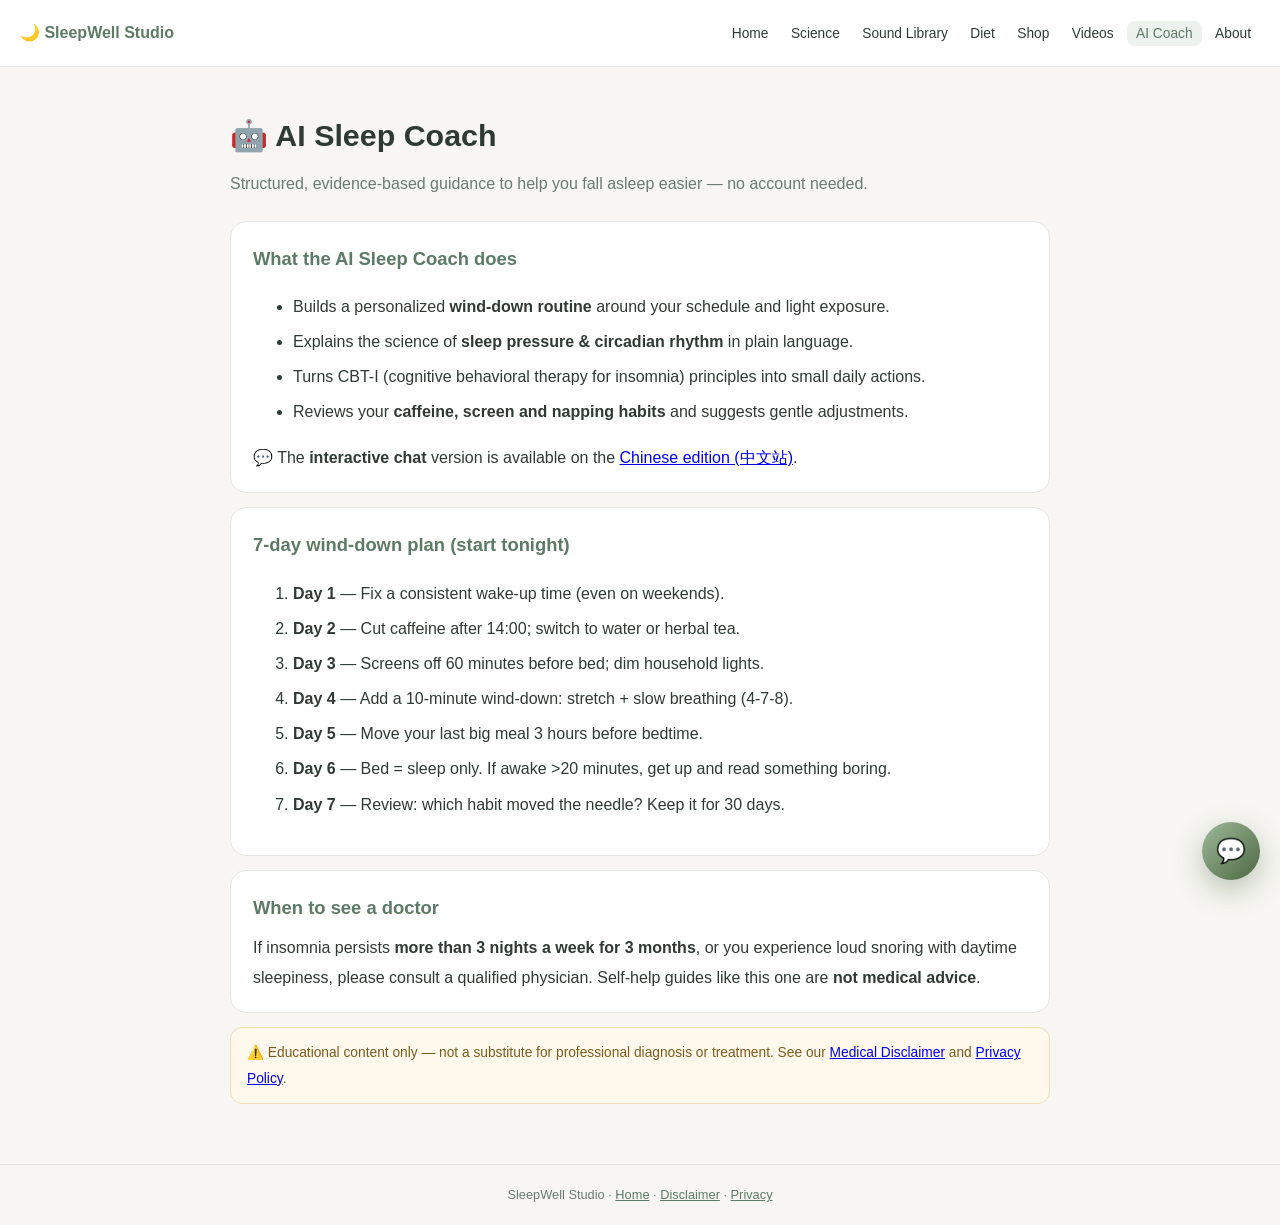
<file: ai-assistant.html>
<!DOCTYPE html>
<html lang="en">
<head>
  <meta charset="UTF-8">
  <meta name="viewport" content="width=device-width, initial-scale=1.0">
  <title>AI Sleep Coach — SleepWell Studio</title>
  <meta name="description" content="Meet your AI Sleep Coach: evidence-based sleep hygiene guidance, a 7-day wind-down plan, and practical CBT-I inspired tips. Interactive chat available on the Chinese edition.">
  <link rel="canonical" href="https://lianglinyuan666-ai.github.io/sleep-wellness-global//ai-assistant.html">
  <style>
    :root{--clr-bg:#f7f6f2;--clr-ink:#2f3a34;--clr-muted:#6b7a72;--clr-sage:#87a08e;--clr-sage-deep:#5d7a66;--clr-card:#ffffff;--clr-line:#e4e7e2}
    *{box-sizing:border-box}
    body{margin:0;font-family:-apple-system,"Segoe UI","PingFang SC",sans-serif;background:var(--clr-bg);color:var(--clr-ink);line-height:1.85}
    .wrap{max-width:860px;margin:0 auto;padding:28px 20px 60px}
    header{padding:18px 20px;border-bottom:1px solid var(--clr-line);display:flex;flex-wrap:wrap;gap:6px 14px;align-items:center;background:#fff}
    header .brand{font-weight:800;color:var(--clr-sage-deep);margin-right:auto}
    header nav a{color:var(--clr-ink);text-decoration:none;font-size:.86rem;padding:5px 9px;border-radius:8px}
    header nav a.on,header nav a:hover{background:#edf2ee;color:var(--clr-sage-deep)}
    h1{font-size:1.9rem;margin:.4em 0 .2em}
    .sub{color:var(--clr-muted);margin:0 0 22px}
    .card{background:var(--clr-card);border:1px solid var(--clr-line);border-radius:16px;padding:20px 22px;margin-bottom:14px}
    .card h2{font-size:1.15rem;margin:0 0 8px;color:var(--clr-sage-deep)}
    ol li,.card ul li{margin:.35em 0}
    .note{background:#fff8ec;border:1px solid #f0dfba;border-radius:12px;padding:12px 16px;font-size:.86rem;color:#7a5c1e}
    footer{border-top:1px solid var(--clr-line);padding:18px 20px;color:var(--clr-muted);font-size:.8rem;text-align:center}
    footer a{color:var(--clr-sage-deep)}
  </style>
</head>
<body>
<header>
  <span class="brand">🌙 SleepWell Studio</span>
  <nav>
    <a href="index.html">Home</a>
    <a href="science.html">Science</a>
    <a href="music.html">Sound Library</a>
    <a href="food.html">Diet</a>
    <a href="shop.html">Shop</a>
    <a href="videos.html">Videos</a>
    <a href="ai-assistant.html" class="on">AI Coach</a>
    <a href="about.html">About</a>
  </nav>
</header>
<div class="wrap">
  <h1>🤖 AI Sleep Coach</h1>
  <p class="sub">Structured, evidence-based guidance to help you fall asleep easier — no account needed.</p>

  <div class="card">
    <h2>What the AI Sleep Coach does</h2>
    <ul>
      <li>Builds a personalized <b>wind-down routine</b> around your schedule and light exposure.</li>
      <li>Explains the science of <b>sleep pressure &amp; circadian rhythm</b> in plain language.</li>
      <li>Turns CBT-I (cognitive behavioral therapy for insomnia) principles into small daily actions.</li>
      <li>Reviews your <b>caffeine, screen and napping habits</b> and suggests gentle adjustments.</li>
    </ul>
    <p style="margin-bottom:0">💬 The <b>interactive chat</b> version is available on the
    <a href="https://33a6774f417a40148be76feca4a4cfc6.app.codebuddy.work/ai-assistant.html">Chinese edition (中文站)</a>.</p>
  </div>

  <div class="card">
    <h2>7-day wind-down plan (start tonight)</h2>
    <ol>
      <li><b>Day 1</b> — Fix a consistent wake-up time (even on weekends).</li>
      <li><b>Day 2</b> — Cut caffeine after 14:00; switch to water or herbal tea.</li>
      <li><b>Day 3</b> — Screens off 60 minutes before bed; dim household lights.</li>
      <li><b>Day 4</b> — Add a 10-minute wind-down: stretch + slow breathing (4-7-8).</li>
      <li><b>Day 5</b> — Move your last big meal 3 hours before bedtime.</li>
      <li><b>Day 6</b> — Bed = sleep only. If awake &gt;20 minutes, get up and read something boring.</li>
      <li><b>Day 7</b> — Review: which habit moved the needle? Keep it for 30 days.</li>
    </ol>
  </div>

  <div class="card">
    <h2>When to see a doctor</h2>
    <p style="margin:0">If insomnia persists <b>more than 3 nights a week for 3 months</b>, or you experience loud snoring with daytime sleepiness, please consult a qualified physician. Self-help guides like this one are <b>not medical advice</b>.</p>
  </div>

  <div class="note">⚠️ Educational content only — not a substitute for professional diagnosis or treatment. See our <a href="disclaimer.html">Medical Disclaimer</a> and <a href="privacy.html">Privacy Policy</a>.</div>
</div>
<footer>SleepWell Studio · <a href="index.html">Home</a> · <a href="disclaimer.html">Disclaimer</a> · <a href="privacy.html">Privacy</a></footer>
<!-- SLEEPWELL_RECEPTIONIST_START -->
<script src="shared/js/receptionist.js" defer></script>
<!-- SLEEPWELL_RECEPTIONIST_END -->
</body>
</html>
</file>
